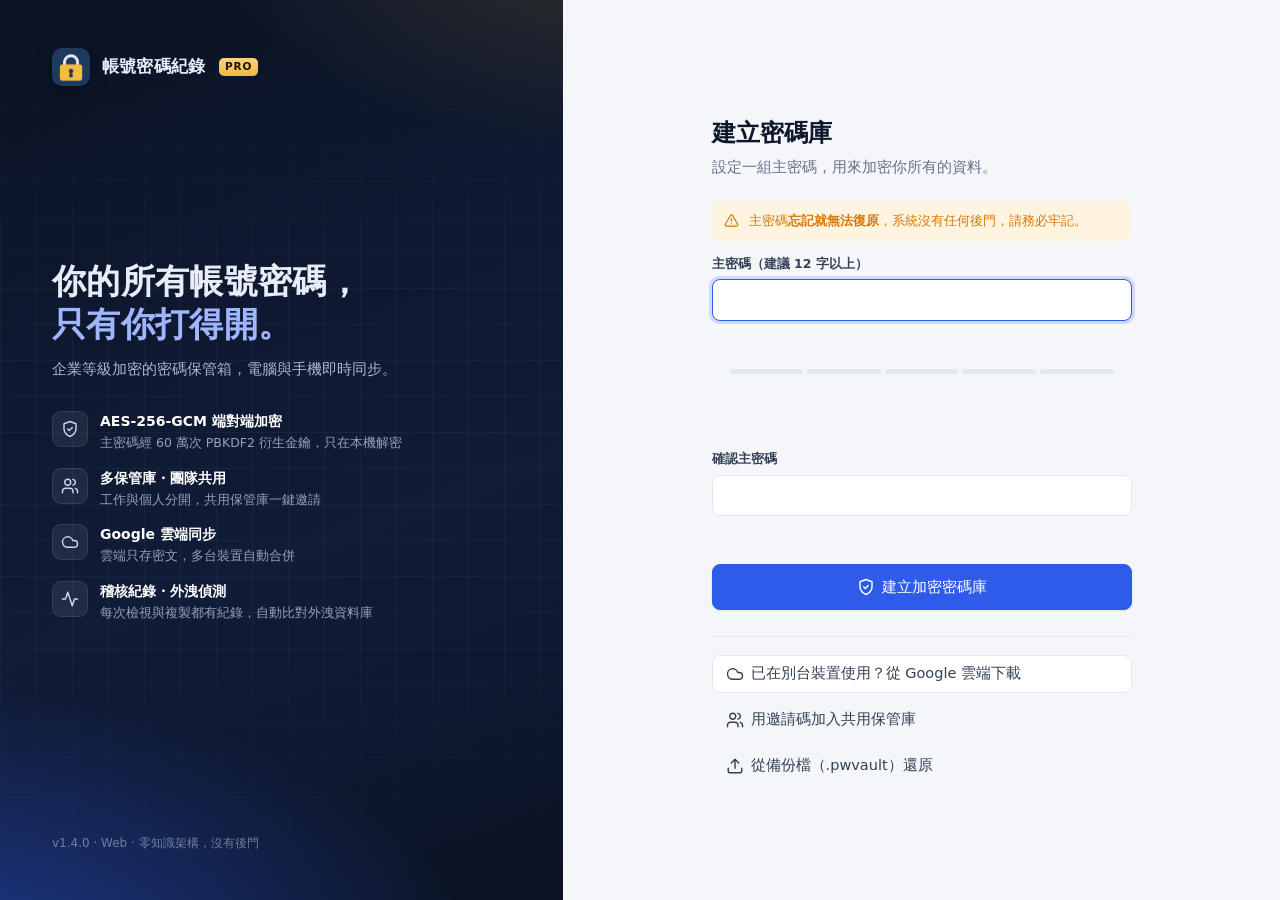
<file: index.html>
<!doctype html>
<html lang="zh-Hant">
<head>
<meta charset="utf-8">
<meta name="viewport" content="width=device-width, initial-scale=1, viewport-fit=cover, interactive-widget=resizes-content">
<meta http-equiv="Content-Security-Policy" content="default-src 'self'; script-src 'self'; style-src 'self' 'unsafe-inline'; img-src 'self' data: blob: https:; connect-src 'self' https://script.google.com https://script.googleusercontent.com https://api.pwnedpasswords.com http://127.0.0.1:* http://localhost:*; object-src 'none'; base-uri 'none'; form-action 'none'">
<meta name="referrer" content="no-referrer">
<meta name="theme-color" content="#1f3a5f">
<meta name="apple-mobile-web-app-capable" content="yes">
<meta name="apple-mobile-web-app-title" content="帳號密碼">
<title>帳號密碼紀錄系統</title>
<link rel="manifest" href="manifest.webmanifest">
<link rel="icon" href="icons/icon-192.png">
<link rel="apple-touch-icon" href="icons/icon-180.png">
<link rel="stylesheet" href="styles.css?v=10">
</head>
<body>
<div id="app"><div class="center muted">載入中…</div></div>
<div id="modal" class="modal hidden"></div>
<div id="toast" class="toast hidden"></div>
<script src="config.js?v=10"></script>
<script src="vendor/qrcode.js?v=10"></script>
<script src="vault.js?v=10"></script>
<script src="app.js?v=10"></script>
</body>
</html>
</file>
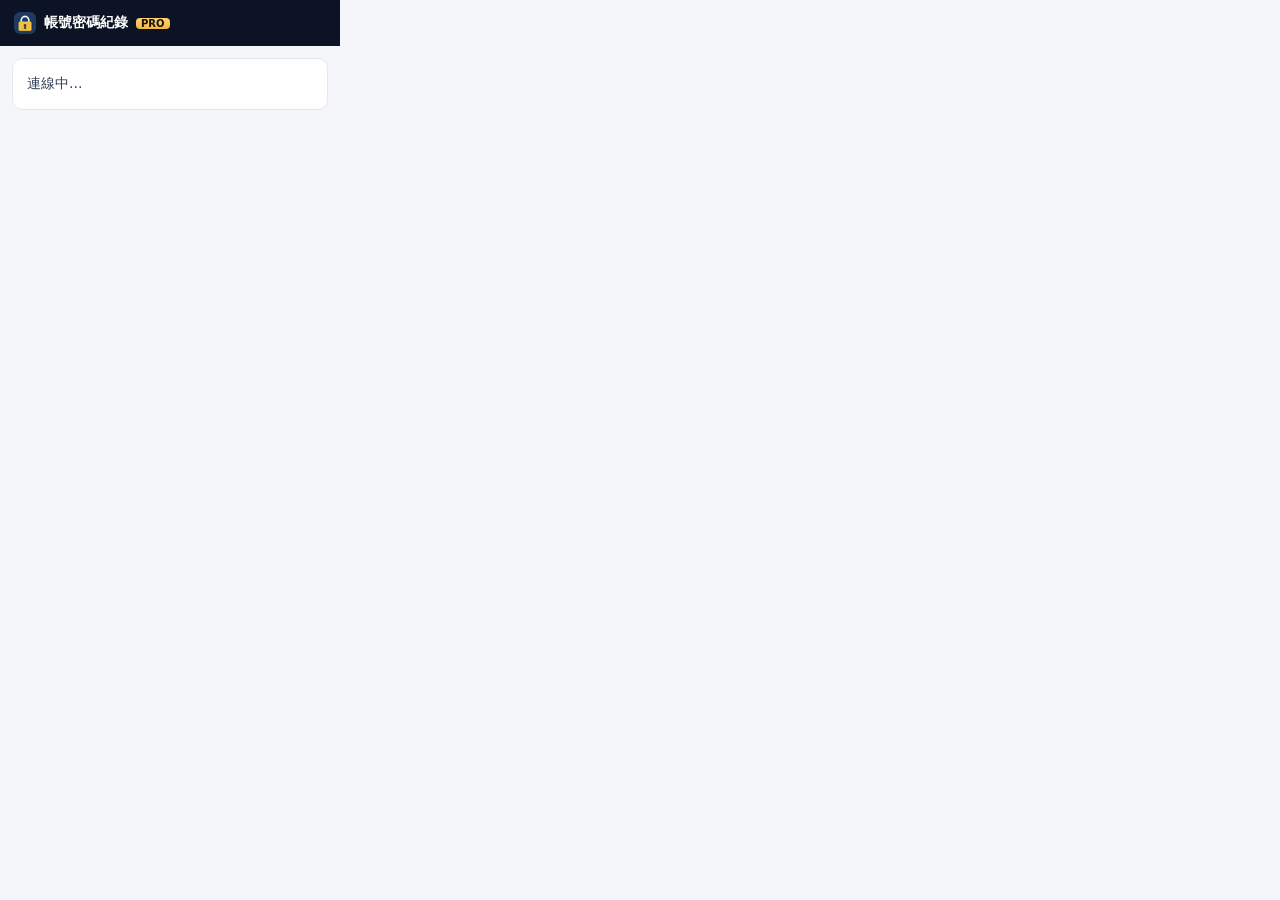
<file: extension/popup.html>
<!doctype html>
<html lang="zh-Hant">
<head>
<meta charset="utf-8">
<title>帳號密碼紀錄 PRO</title>
<style>
  :root { --p: #2f5bea; --line: #e3e8ef; --muted: #64748b; }
  * { box-sizing: border-box; }
  body { margin: 0; width: 340px; font: 13.5px "Microsoft JhengHei UI", "Segoe UI", system-ui, sans-serif; color: #0f172a; background: #f4f6fa; }
  header { display: flex; align-items: center; gap: 8px; padding: 12px 14px; background: #0b1324; color: #fff; font-weight: 700; }
  header img { width: 22px; height: 22px; border-radius: 6px; }
  header b { background: linear-gradient(#ffd27a, #f4b740); color: #1a1300; border-radius: 4px; padding: 0 5px; font-size: 10px; }
  header .v { margin-left: auto; font-weight: 400; font-size: 12px; color: #9fb0cc; }
  main { padding: 12px; }
  .msg { background: #fff; border: 1px solid var(--line); border-radius: 10px; padding: 14px; line-height: 1.6; color: #334155; }
  .code { font: 700 26px Consolas, monospace; letter-spacing: .3em; text-align: center; margin: 10px 0; color: var(--p); }
  button { font: inherit; border: 1px solid var(--line); background: #fff; border-radius: 8px; padding: 7px 12px; cursor: pointer; }
  button.p { background: var(--p); border-color: var(--p); color: #fff; }
  button.sm { padding: 3px 8px; font-size: 12px; }
  input { width: 100%; font: inherit; border: 1px solid var(--line); border-radius: 8px; padding: 8px 10px; }
  .list { margin-top: 10px; background: #fff; border: 1px solid var(--line); border-radius: 10px; max-height: 320px; overflow-y: auto; }
  .it { display: flex; align-items: center; gap: 10px; padding: 9px 10px; border-top: 1px solid #eef1f6; }
  .it:first-child { border-top: 0; }
  .av { width: 28px; height: 28px; border-radius: 7px; background: var(--p); color: #fff; display: grid; place-items: center; font-weight: 700; flex: none; }
  .m { flex: 1; min-width: 0; } .t { font-weight: 600; white-space: nowrap; overflow: hidden; text-overflow: ellipsis; }
  .s { color: var(--muted); font-size: 12px; white-space: nowrap; overflow: hidden; text-overflow: ellipsis; }
  .ops { display: flex; gap: 4px; }
  .lbl { font-size: 12px; color: var(--muted); margin: 12px 2px 6px; }
  .foot { display: flex; gap: 8px; margin-top: 12px; }
  .foot button { flex: 1; }
  .empty { padding: 14px; color: var(--muted); text-align: center; }
</style>
</head>
<body>
<header><img src="icons/32.png" alt="">帳號密碼紀錄 <b>PRO</b><span class="v" id="vault"></span></header>
<main id="main"><div class="msg">連線中…</div></main>
<script src="popup.js"></script>
</body>
</html>
</file>
<file: styles.css>
/* 帳號密碼紀錄 PRO — 企業版介面 */
:root {
  --bg: #f4f6fa; --panel: #ffffff; --subtle: #f8fafc; --line: #e3e8ef; --line-2: #eef1f6;
  --text: #0f172a; --text-2: #334155; --muted: #64748b; --faint: #94a3b8;
  --primary: #2f5bea; --primary-h: #2449c7; --primary-soft: #eaf0ff; --primary-ink: #1d3fae;
  --danger: #dc2626; --danger-soft: #fdecec; --ok: #16a34a; --ok-soft: #e8f7ee; --warn: #d97706; --warn-soft: #fff4e0;
  --gold: #f4b740;
  --side: #0b1324; --side-2: #131d33; --side-line: #1e2a44; --side-text: #c4cee0; --side-muted: #6b7a99;
  --input: #ffffff; --ring: 0 0 0 3px rgba(47, 91, 234, .18);
  --sh-1: 0 1px 2px rgba(15, 23, 42, .06), 0 1px 3px rgba(15, 23, 42, .04);
  --sh-2: 0 10px 30px -8px rgba(15, 23, 42, .18), 0 2px 6px rgba(15, 23, 42, .06);
  --sh-3: 0 24px 60px -12px rgba(15, 23, 42, .35);
  --r: 10px; --r-lg: 14px;
  font-family: "Segoe UI Variable Text", "Segoe UI", "Microsoft JhengHei UI", "Microsoft JhengHei", "PingFang TC", "Noto Sans TC", system-ui, sans-serif;
  color-scheme: light;
}
@media (prefers-color-scheme: dark) {
  :root {
    --bg: #0a0f1c; --panel: #111827; --subtle: #0f1626; --line: #1f2a3d; --line-2: #18223a;
    --text: #e6eaf2; --text-2: #c3cad8; --muted: #8b97ad; --faint: #5d6a82;
    --primary: #5b82ff; --primary-h: #7896ff; --primary-soft: #1a2747; --primary-ink: #a9bcff;
    --danger: #f26b6b; --danger-soft: #3a1717; --ok: #3ccf7a; --ok-soft: #10301f; --warn: #f0a63a; --warn-soft: #36270d;
    --side: #070b16; --side-2: #0f1628; --side-line: #18213a;
    --input: #0d1424; --ring: 0 0 0 3px rgba(91, 130, 255, .25);
    --sh-1: 0 1px 2px rgba(0, 0, 0, .4); --sh-2: 0 12px 32px -8px rgba(0, 0, 0, .6); --sh-3: 0 24px 60px -12px rgba(0, 0, 0, .7);
    color-scheme: dark;
  }
}
* { box-sizing: border-box; }
html, body { margin: 0; height: 100%; background: var(--bg); color: var(--text); }
body { font-size: 14.5px; line-height: 1.5; -webkit-text-size-adjust: 100%; -webkit-font-smoothing: antialiased; }
button, input, select, textarea { font: inherit; color: inherit; }
a { color: var(--primary); text-decoration: none; }
a:hover { text-decoration: underline; }
.hidden { display: none !important; }
.muted { color: var(--muted); }
.center { display: flex; align-items: center; justify-content: center; min-height: 100vh; padding: 16px; }
.mono { font-family: "Cascadia Mono", Consolas, "SF Mono", Menlo, monospace; letter-spacing: .02em; }
svg.i { width: 18px; height: 18px; flex: none; stroke: currentColor; fill: none; stroke-width: 1.9; stroke-linecap: round; stroke-linejoin: round; vertical-align: -4px; }
svg.i.sm { width: 15px; height: 15px; vertical-align: -3px; }
svg.i.lg { width: 22px; height: 22px; }

/* 按鈕 */
button { cursor: pointer; display: inline-flex; align-items: center; justify-content: center; gap: 7px; border: 1px solid var(--line); background: var(--panel); color: var(--text-2); border-radius: 8px; padding: 7px 13px; font-weight: 500; transition: background .15s, border-color .15s, color .15s, box-shadow .15s; box-shadow: var(--sh-1); white-space: nowrap; }
button:hover { border-color: #c9d2e0; background: var(--subtle); color: var(--text); }
button:focus-visible { outline: none; box-shadow: var(--ring); }
button.primary { background: var(--primary); border-color: var(--primary); color: #fff; }
button.primary:hover { background: var(--primary-h); border-color: var(--primary-h); color: #fff; }
button.danger { color: var(--danger); }
button.danger:hover { background: var(--danger-soft); border-color: transparent; }
button.danger-solid { background: var(--danger); border-color: var(--danger); color: #fff; }
button.ghost { background: transparent; border-color: transparent; box-shadow: none; }
button.ghost:hover { background: var(--line-2); }
button.icon { padding: 7px; width: 34px; height: 34px; }
button:disabled { opacity: .55; cursor: default; }
@media (prefers-color-scheme: dark) { button:hover { border-color: #2b3953; } }

/* 表單 */
input, select, textarea { background: var(--input); border: 1px solid var(--line); border-radius: 8px; padding: 9px 12px; width: 100%; transition: border-color .15s, box-shadow .15s; }
input::placeholder, textarea::placeholder { color: var(--faint); }
input:focus, select:focus, textarea:focus { outline: none; border-color: var(--primary); box-shadow: var(--ring); }
textarea { min-height: 96px; resize: vertical; }
label.f { display: block; margin: 14px 0 6px; font-size: 12.5px; font-weight: 600; color: var(--text-2); }
.row { display: flex; gap: 6px; align-items: center; }
.row > input { flex: 1; min-width: 0; }
.check { display: flex; gap: 8px; align-items: center; margin: 6px 0; cursor: pointer; color: var(--text-2); }
.check input { width: 16px; height: 16px; accent-color: var(--primary); }
.err { color: var(--danger); min-height: 1.5em; margin-top: 10px; font-size: 13px; }
.input-icon { position: relative; flex: 1; min-width: 0; }
.input-icon > svg { position: absolute; left: 11px; top: 50%; transform: translateY(-50%); color: var(--faint); pointer-events: none; }
.input-icon > input { padding-left: 36px; }

/* 強度條：五格 */
.meter { display: grid; grid-template-columns: repeat(5, 1fr); gap: 4px; margin-top: 8px; }
.meter i { height: 5px; border-radius: 3px; background: var(--line); }
.meter.s0 i:nth-child(-n+1), .meter.s1 i:nth-child(-n+2) { background: var(--danger); }
.meter.s2 i:nth-child(-n+3) { background: var(--warn); }
.meter.s3 i:nth-child(-n+4), .meter.s4 i { background: var(--ok); }
.meter.empty i { background: var(--line) !important; }
.sl { font-size: 12px; margin-top: 5px; min-height: 1.4em; color: var(--muted); }
.s0, .s1 { color: var(--danger); } .s2 { color: var(--warn); } .s3, .s4 { color: var(--ok); }

/* ===== 解鎖 / 建立 ===== */
.auth { display: grid; grid-template-columns: minmax(340px, 44%) 1fr; min-height: 100vh; min-height: 100dvh; }
.auth-brand { position: relative; overflow: hidden; color: #e7ecf7; padding: 48px 52px; display: flex; flex-direction: column;
  background: radial-gradient(900px 500px at -10% 110%, rgba(47, 91, 234, .55), transparent 60%), radial-gradient(700px 400px at 110% -10%, rgba(244, 183, 64, .18), transparent 60%), linear-gradient(160deg, #0b1324, #101c38 60%, #0b1324); }
.auth-brand::after { content: ""; position: absolute; inset: 0; background-image: linear-gradient(rgba(255, 255, 255, .035) 1px, transparent 1px), linear-gradient(90deg, rgba(255, 255, 255, .035) 1px, transparent 1px); background-size: 36px 36px; mask-image: linear-gradient(180deg, transparent, #000 30%, #000 70%, transparent); pointer-events: none; }
.logo { display: flex; align-items: center; gap: 12px; font-weight: 700; font-size: 17px; letter-spacing: .01em; position: relative; z-index: 1; }
.logo img { width: 38px; height: 38px; border-radius: 10px; box-shadow: 0 6px 18px rgba(0, 0, 0, .35); }
.pro { display: inline-block; font-size: 10.5px; font-weight: 800; letter-spacing: .08em; color: #1a1300; background: linear-gradient(180deg, #ffd27a, var(--gold)); border-radius: 5px; padding: 1px 6px; margin-left: 2px; vertical-align: 2px; }
.auth-brand h1 { font-size: 34px; line-height: 1.25; margin: auto 0 14px; font-weight: 700; position: relative; z-index: 1; letter-spacing: .01em; }
.auth-brand h1 span { color: #9fb6ff; }
.auth-brand p.lead { color: #aab6cf; margin: 0 0 30px; max-width: 420px; position: relative; z-index: 1; }
.feats { display: grid; gap: 14px; margin-bottom: auto; position: relative; z-index: 1; }
.feat { display: flex; gap: 12px; align-items: flex-start; }
.feat .fi { width: 36px; height: 36px; border-radius: 9px; display: grid; place-items: center; background: rgba(255, 255, 255, .07); border: 1px solid rgba(255, 255, 255, .09); color: #c9d6ff; flex: none; }
.feat b { display: block; font-size: 14px; color: #fff; }
.feat small { color: #93a1bd; font-size: 12.5px; }
.auth-foot { margin-top: 36px; font-size: 12px; color: #6f7f9f; position: relative; z-index: 1; }
.auth-main { display: flex; align-items: center; justify-content: center; padding: 32px 20px; }
.auth-card { width: min(420px, 100%); }
.auth-card h2 { margin: 0 0 6px; font-size: 24px; font-weight: 700; }
.auth-card .sub { color: var(--muted); margin-bottom: 22px; }
.auth-card button.primary.block { width: 100%; margin-top: 18px; padding: 11px; font-size: 15px; }
.auth-alt { margin-top: 26px; padding-top: 18px; border-top: 1px solid var(--line); display: grid; gap: 8px; }
.auth-alt button { justify-content: flex-start; width: 100%; box-shadow: none; }
.notice { display: flex; gap: 10px; padding: 10px 12px; border-radius: 9px; background: var(--warn-soft); color: var(--warn); font-size: 13px; margin-bottom: 4px; }
.notice svg { margin-top: 2px; }

/* ===== 主畫面 ===== */
.shell { display: grid; grid-template-columns: 236px clamp(280px, 24vw, 420px) 1fr; height: 100vh; height: 100dvh; }
@media (min-width: 1800px) { .shell { grid-template-columns: 260px clamp(320px, 22vw, 460px) 1fr; } body { font-size: 15px; } }
.side { background: var(--side); color: var(--side-text); overflow: hidden; padding: 16px 12px 12px; display: flex; flex-direction: column; border-right: 1px solid var(--side-line); min-height: 0; }
.side .logo { padding: 2px 8px 14px; color: #fff; font-size: 14.5px; gap: 10px; white-space: nowrap; }
.side .nav { flex: 1; min-height: 0; overflow-y: auto; margin: 0 -12px; padding: 0 12px 12px; scrollbar-width: thin; scrollbar-color: var(--side-line) transparent; }
.side .nav a.on::before { left: -12px; }
.side .logo img { width: 32px; height: 32px; }
.side h4 { margin: 18px 10px 6px; font-size: 11px; color: var(--side-muted); font-weight: 700; letter-spacing: .08em; text-transform: uppercase; }
.side a { position: relative; display: flex; align-items: center; gap: 10px; padding: 7px 10px; border-radius: 8px; color: inherit; text-decoration: none; cursor: pointer; font-size: 14px; }
.side a .lbl { flex: 1; min-width: 0; overflow: hidden; text-overflow: ellipsis; white-space: nowrap; }
.side a svg { color: var(--side-muted); }
.side a:hover { background: var(--side-2); color: #fff; }
.side a.on { background: linear-gradient(90deg, rgba(91, 130, 255, .22), rgba(91, 130, 255, .08)); color: #fff; }
.side a.on::before { content: ""; position: absolute; left: -12px; top: 7px; bottom: 7px; width: 3px; border-radius: 0 3px 3px 0; background: #6d8dff; }
.side a.on svg { color: #9fb6ff; }
.side a .n { font-size: 11.5px; color: var(--side-muted); background: rgba(255, 255, 255, .05); border-radius: 99px; padding: 0 8px; min-width: 24px; text-align: center; line-height: 19px; }
.side a.bad .n { background: rgba(242, 107, 107, .18); color: #ffb0b0; }
.side .grow { flex: 1; min-height: 16px; }
.side .sync { margin: 0 0 10px; border: 1px solid var(--side-line); background: var(--side-2); font-size: 13px; }
.side .sync .dot { width: 8px; height: 8px; border-radius: 50%; background: var(--ok); box-shadow: 0 0 0 3px rgba(60, 207, 122, .18); flex: none; }
.side .sync.busy .dot { background: #6d8dff; box-shadow: 0 0 0 3px rgba(109, 141, 255, .2); animation: pulse 1s infinite alternate; }
.side .sync.bad .dot, .side .sync.bad { color: #ffb0b0; }
.side .sync.bad .dot { background: #f26b6b; box-shadow: 0 0 0 3px rgba(242, 107, 107, .2); }
.side .sync.off .dot { background: var(--side-muted); box-shadow: none; }
.side .sync.wait .dot { background: var(--gold); box-shadow: 0 0 0 3px rgba(244, 183, 64, .2); }
@keyframes pulse { to { opacity: .35; } }
.side .tools { display: grid; gap: 2px; border-top: 1px solid var(--side-line); padding-top: 10px; }
.side .tools a { font-size: 13.5px; }

.list { background: var(--panel); border-right: 1px solid var(--line); display: flex; flex-direction: column; min-height: 0; }
.list .top { padding: 14px 14px 10px; display: flex; gap: 8px; align-items: center; }
.list .bar { display: flex; align-items: center; justify-content: space-between; padding: 0 16px 8px; font-size: 12px; color: var(--muted); border-bottom: 1px solid var(--line); }
.list .bar b { color: var(--text-2); font-weight: 600; }
.list .bar select { width: auto; padding: 3px 24px 3px 8px; font-size: 12px; border-radius: 6px; background-color: var(--subtle); }
.list .items { overflow-y: auto; flex: 1; padding: 6px 8px 16px; }
.item { display: flex; gap: 12px; align-items: center; padding: 9px 10px; border-radius: 9px; cursor: pointer; border: 1px solid transparent; margin-bottom: 2px; }
.item:hover { background: var(--subtle); }
.item.on { background: var(--primary-soft); border-color: rgba(47, 91, 234, .18); }
.av { width: 36px; height: 36px; border-radius: 9px; display: grid; place-items: center; color: #fff; font-weight: 700; flex: none; font-size: 15px; box-shadow: inset 0 0 0 1px rgba(255, 255, 255, .15); }
.item .meta { min-width: 0; flex: 1; }
.item .t { font-weight: 600; white-space: nowrap; overflow: hidden; text-overflow: ellipsis; color: var(--text); }
.item .s { font-size: 12.5px; color: var(--muted); white-space: nowrap; overflow: hidden; text-overflow: ellipsis; }
.item .star { color: var(--gold); display: flex; }
.item .star svg { fill: var(--gold); }
.side a kbd { background: rgba(255, 255, 255, .06); border-color: var(--side-line); color: var(--side-muted); }
.list .top .input-icon { flex: 1; }
.item .flag { width: 7px; height: 7px; border-radius: 50%; background: var(--danger); flex: none; }
.empty { padding: 40px 18px; text-align: center; color: var(--muted); }
.empty .ei { width: 52px; height: 52px; margin: 0 auto 12px; border-radius: 14px; display: grid; place-items: center; background: var(--primary-soft); color: var(--primary); }

.detail { overflow-y: auto; min-width: 0; background: var(--bg); }
.dwrap { padding: 22px 28px 48px; }
/* 內容卡片：寬螢幕自動分兩欄（像報紙一樣由上往下排），窄螢幕單欄 */
.dcols { columns: 2 400px; column-gap: 14px; margin-top: 14px; }
.dcols > .card { break-inside: avoid; margin: 0 0 14px; display: block; width: 100%; }
.hero { display: flex; gap: 16px; align-items: center; background: var(--panel); border: 1px solid var(--line); border-radius: var(--r-lg); padding: 18px 20px; box-shadow: var(--sh-1); }
.hero .av { width: 54px; height: 54px; border-radius: 13px; font-size: 22px; }
.hero .ht { flex: 1; min-width: 0; }
.hero h2 { margin: 0; font-size: 20px; font-weight: 700; overflow-wrap: anywhere; }
.hero .hs { color: var(--muted); font-size: 13px; display: flex; gap: 8px; flex-wrap: wrap; align-items: center; margin-top: 2px; }
.hero .acts { display: flex; gap: 6px; flex-wrap: wrap; justify-content: flex-end; }
.fav-on { color: var(--gold) !important; }
.fav-on svg { fill: var(--gold); }
.card { background: var(--panel); border: 1px solid var(--line); border-radius: var(--r-lg); margin-top: 14px; box-shadow: var(--sh-1); overflow: hidden; }
.card > h3 { margin: 0; padding: 12px 18px; font-size: 12px; font-weight: 700; letter-spacing: .06em; color: var(--muted); text-transform: uppercase; border-bottom: 1px solid var(--line-2); display: flex; align-items: center; gap: 8px; background: var(--subtle); }
.card .cb { padding: 4px 18px 16px; }
.fr { display: grid; grid-template-columns: 110px 1fr auto; gap: 12px; align-items: center; padding: 12px 18px; border-bottom: 1px solid var(--line-2); }
.fr:last-child { border-bottom: 0; }
.fr .k { font-size: 12.5px; color: var(--muted); display: flex; align-items: center; gap: 7px; font-weight: 500; }
.fr .val { min-width: 0; overflow-wrap: anywhere; white-space: pre-wrap; color: var(--text); }
.fr .ops { display: flex; gap: 2px; }
.fr .ops button { color: var(--muted); }
.fr .ops button:hover { color: var(--primary); }
.chips { display: flex; flex-wrap: wrap; gap: 6px; }
.chip { display: inline-flex; align-items: center; gap: 5px; background: var(--primary-soft); color: var(--primary-ink); border-radius: 6px; padding: 2px 9px; font-size: 12.5px; cursor: pointer; font-weight: 500; }
.chip:hover { filter: brightness(.96); }
.badge { display: inline-flex; align-items: center; gap: 5px; border-radius: 99px; padding: 1px 9px; font-size: 12px; font-weight: 600; }
.badge.ok { background: var(--ok-soft); color: var(--ok); } .badge.warn { background: var(--warn-soft); color: var(--warn); } .badge.bad { background: var(--danger-soft); color: var(--danger); }
.metaline { display: flex; gap: 18px; flex-wrap: wrap; color: var(--muted); font-size: 12.5px; margin-top: 14px; padding: 0 4px; }
.metaline span { display: inline-flex; align-items: center; gap: 6px; }
.hist-row { display: flex; align-items: center; gap: 10px; padding: 9px 18px; border-top: 1px solid var(--line-2); font-size: 13px; }
.hist-row .when { color: var(--muted); width: 140px; flex: none; }
.hist-row .val { flex: 1; }
details.card summary { list-style: none; cursor: pointer; padding: 12px 18px; font-size: 12px; font-weight: 700; letter-spacing: .06em; color: var(--muted); text-transform: uppercase; display: flex; gap: 8px; align-items: center; background: var(--subtle); }
details.card summary::-webkit-details-marker { display: none; }
.dangerzone { margin-top: 18px; display: flex; justify-content: flex-end; }

/* 總覽 */
.overview h1 { font-size: 22px; margin: 4px 0 2px; }
.overview .sub { color: var(--muted); margin-bottom: 18px; }
.kpis { display: grid; grid-template-columns: repeat(auto-fit, minmax(150px, 1fr)); gap: 12px; }
.kpi { background: var(--panel); border: 1px solid var(--line); border-radius: var(--r-lg); padding: 16px; box-shadow: var(--sh-1); cursor: pointer; transition: border-color .15s, transform .15s; }
.kpi:hover { border-color: var(--primary); transform: translateY(-1px); }
.kpi .kh { display: flex; align-items: center; justify-content: space-between; color: var(--muted); font-size: 12.5px; font-weight: 600; }
.kpi .kh span.ic { width: 30px; height: 30px; border-radius: 8px; display: grid; place-items: center; background: var(--primary-soft); color: var(--primary); }
.kpi.bad .kh span.ic { background: var(--danger-soft); color: var(--danger); }
.kpi.gold .kh span.ic { background: var(--warn-soft); color: var(--warn); }
.kpi .kv { font-size: 28px; font-weight: 700; margin-top: 8px; line-height: 1.1; }
.health { display: flex; gap: 20px; align-items: center; padding: 18px 20px; }
.ring { --p: 0; width: 92px; height: 92px; border-radius: 50%; flex: none; display: grid; place-items: center; background: conic-gradient(var(--rc, var(--ok)) calc(var(--p) * 1%), var(--line) 0); }
.ring > div { width: 74px; height: 74px; border-radius: 50%; background: var(--panel); display: grid; place-items: center; font-weight: 800; font-size: 22px; }
.health h4 { margin: 0 0 4px; font-size: 15px; }
.health p { margin: 0; color: var(--muted); font-size: 13px; }
.keys { display: flex; flex-wrap: wrap; gap: 8px 16px; color: var(--muted); font-size: 12.5px; padding: 14px 18px; }
kbd { font-family: inherit; font-size: 11.5px; background: var(--subtle); border: 1px solid var(--line); border-bottom-width: 2px; border-radius: 5px; padding: 0 6px; color: var(--text-2); }

/* 編輯 */
.form-grid { display: grid; grid-template-columns: 1fr 1fr; gap: 0 16px; }
.form-grid .full { grid-column: 1 / -1; }
.formbar { position: sticky; bottom: 0; display: flex; gap: 8px; justify-content: flex-end; padding: 14px 0 4px; background: linear-gradient(transparent, var(--bg) 30%); margin-top: 8px; }
.back { display: none; }

/* 視窗 */
.modal { position: fixed; inset: 0; background: rgba(8, 12, 24, .5); backdrop-filter: blur(3px); display: flex; align-items: center; justify-content: center; z-index: 50; padding: 16px; animation: fade .15s; }
@keyframes fade { from { opacity: 0; } }
.dialog { background: var(--panel); border: 1px solid var(--line); border-radius: 16px; box-shadow: var(--sh-3); width: min(560px, 100%); max-height: calc(100vh - 32px); overflow-y: auto; padding: 0 24px; animation: pop .18s ease-out; }
@keyframes pop { from { transform: translateY(8px) scale(.98); opacity: 0; } }
.dialog > h3 { margin: 0 -24px 14px; padding: 18px 24px 14px; font-size: 16.5px; border-bottom: 1px solid var(--line-2); display: flex; align-items: center; gap: 10px; }
.dialog > h3 .hi { width: 32px; height: 32px; border-radius: 9px; display: grid; place-items: center; background: var(--primary-soft); color: var(--primary); }
.dialog > h3 .hi.bad { background: var(--danger-soft); color: var(--danger); }
.dialog .btns { display: flex; justify-content: flex-end; gap: 8px; flex-wrap: wrap; margin: 20px -24px 0; padding: 14px 24px; border-top: 1px solid var(--line-2); background: var(--subtle); position: sticky; bottom: 0; }
.dialog .gen-out { font-size: 21px; padding: 16px; background: var(--subtle); border: 1px dashed var(--line); border-radius: 10px; overflow-wrap: anywhere; min-height: 60px; text-align: center; color: var(--text); }
.dialog section { border: 1px solid var(--line); border-radius: 12px; padding: 14px 16px; margin-top: 12px; }
.dialog section h4 { margin: 0 0 4px; font-size: 14px; display: flex; align-items: center; gap: 8px; }
.dialog section h4 svg { color: var(--primary); }
.dialog section .desc { color: var(--muted); font-size: 12.5px; margin-bottom: 10px; }
.dialog .grid2 { display: grid; grid-template-columns: 1fr 1fr; gap: 4px 16px; }
.dialog p { color: var(--text-2); }
input[type=range] { padding: 0; accent-color: var(--primary); border: 0; box-shadow: none; }

.toast { position: fixed; left: 50%; bottom: 26px; transform: translateX(-50%); background: #0f172a; color: #fff; padding: 10px 18px; border-radius: 10px; z-index: 60; box-shadow: var(--sh-2); max-width: calc(100vw - 32px); display: flex; gap: 9px; align-items: center; font-size: 13.5px; border: 1px solid rgba(255, 255, 255, .08); animation: pop .2s; }
.toast::before { content: ""; width: 8px; height: 8px; border-radius: 50%; background: var(--ok); flex: none; }
.toast.bad::before { background: #f26b6b; }

/* ===== PRO 功能元件 ===== */
svg.i.flip { transform: rotate(180deg); }
.badge.plain { background: var(--line-2); color: var(--text-2); }
.vswitch { width: 100%; justify-content: flex-start; background: var(--side-2); border: 1px solid var(--side-line); color: #fff; box-shadow: none; margin-bottom: 12px; padding: 8px 10px; }
.vswitch:hover { background: #1a2540; color: #fff; border-color: #2b3a5c; }
.vswitch .lbl { flex: 1; text-align: left; overflow: hidden; text-overflow: ellipsis; }
.vswitch svg { color: var(--side-muted); }
.vdot { width: 10px; height: 10px; border-radius: 3px; flex: none; }
.vtag { font-size: 10.5px; background: rgba(244, 183, 64, .18); color: var(--gold); border-radius: 4px; padding: 0 5px; font-weight: 700; }
.vlist { display: grid; gap: 6px; }
.vlist button { justify-content: flex-start; padding: 11px 12px; box-shadow: none; }
.vlist button .lbl { flex: 1; text-align: left; }
.vlist button.on { border-color: var(--primary); background: var(--primary-soft); color: var(--primary-ink); }
.vpick { margin-bottom: 18px; }
.bio-btn { margin-top: 10px; padding: 11px; width: 100%; }

.list .bar .mbtns { display: flex; gap: 4px; align-items: center; }
.list .bar .mbtns button { padding: 3px 8px; font-size: 12px; box-shadow: none; gap: 4px; }
.list .bar.multi { background: var(--primary-soft); color: var(--primary-ink); padding-top: 8px; flex-wrap: wrap; gap: 6px; }
.item .ck { color: var(--muted); display: flex; }
.item.picked { background: var(--primary-soft); border-color: rgba(47, 91, 234, .25); }
.item.picked .ck { color: var(--primary); }
.item .clipc { color: var(--faint); display: flex; }
.av svg { width: 19px; height: 19px; }
.hero .av svg { width: 26px; height: 26px; }

.card > h3 .h3btn { margin-left: auto; padding: 2px 8px; font-size: 12px; text-transform: none; letter-spacing: 0; }
.fr.link { cursor: pointer; }
.fr.link:hover { background: var(--subtle); }
.fr.att .val a { font-weight: 500; }
.notebody { padding: 14px 18px; white-space: pre-wrap; overflow-wrap: anywhere; font-size: 15px; min-height: 60px; }
.grid-2 { display: grid; grid-template-columns: 1fr 1fr; gap: 0 14px; }
.health .hbtns { display: grid; gap: 8px; }

.cfrow { display: grid; grid-template-columns: 1fr 1.4fr auto auto; gap: 8px; align-items: center; margin-top: 10px; }
.cfrow .check { margin: 0; font-size: 12.5px; white-space: nowrap; }

.tpick { display: grid; grid-template-columns: repeat(3, 1fr); gap: 10px; }
.tpick button { flex-direction: column; padding: 18px 8px; gap: 8px; font-size: 14px; box-shadow: none; }
.tpick button:hover { border-color: var(--primary); background: var(--primary-soft); color: var(--primary-ink); }
.tpick .ti { width: 44px; height: 44px; border-radius: 12px; display: grid; place-items: center; background: var(--primary-soft); color: var(--primary); }

.dialog.wide { width: min(780px, 100%); }
.tabs { display: flex; gap: 4px; border-bottom: 1px solid var(--line); margin: -4px 0 4px; overflow-x: auto; }
.tabs button { border: 0; border-bottom: 2px solid transparent; border-radius: 0; box-shadow: none; background: none; padding: 9px 12px; color: var(--muted); }
.tabs button.on { color: var(--primary); border-bottom-color: var(--primary); }
.imgprev { background: var(--subtle); border-radius: 10px; display: grid; place-items: center; padding: 10px; }
.imgprev img { max-width: 100%; max-height: 62vh; border-radius: 6px; }
.prog { height: 8px; background: var(--line); border-radius: 4px; overflow: hidden; margin-top: 14px; }
.prog i { display: block; height: 100%; width: 0; background: var(--primary); transition: width .2s; }
.audit { margin-top: 12px; max-height: 52vh; overflow: auto; border: 1px solid var(--line); border-radius: 10px; }
.audit table { width: 100%; border-collapse: collapse; font-size: 13px; }
.audit th { position: sticky; top: 0; background: var(--subtle); text-align: left; font-size: 12px; color: var(--muted); padding: 8px 10px; border-bottom: 1px solid var(--line); }
.audit td { padding: 7px 10px; border-bottom: 1px solid var(--line-2); vertical-align: top; }
.audit tr.warnrow td { color: var(--danger); }

.palette-wrap { position: fixed; inset: 0; z-index: 70; background: rgba(8, 12, 24, .45); backdrop-filter: blur(3px); display: flex; justify-content: center; align-items: flex-start; padding: 12vh 16px 16px; animation: fade .12s; }
.palette { width: min(640px, 100%); background: var(--panel); border: 1px solid var(--line); border-radius: 16px; box-shadow: var(--sh-3); overflow: hidden; animation: pop .15s; }
.palette .pin { display: flex; align-items: center; gap: 10px; padding: 14px 18px; border-bottom: 1px solid var(--line-2); color: var(--muted); }
.palette .pin input { border: 0; box-shadow: none !important; padding: 4px 0; font-size: 17px; background: transparent; }
.palette .plist { max-height: 50vh; overflow-y: auto; padding: 6px; }
.prow { display: flex; align-items: center; gap: 12px; padding: 9px 12px; border-radius: 10px; cursor: pointer; }
.prow .meta { flex: 1; min-width: 0; }
.prow .t { font-weight: 600; } .prow .s { font-size: 12.5px; color: var(--muted); white-space: nowrap; overflow: hidden; text-overflow: ellipsis; }
.prow.on { background: var(--primary-soft); }
.ptype { font-size: 11.5px; color: var(--muted); }
.palette .pfoot { display: flex; gap: 14px; flex-wrap: wrap; padding: 10px 16px; border-top: 1px solid var(--line-2); background: var(--subtle); font-size: 12px; color: var(--muted); }

/* 網站圖示：疊在字母頭像上，載入失敗會被移除 */
.av { position: relative; overflow: hidden; }
.av img.fav { position: absolute; inset: 0; width: 100%; height: 100%; object-fit: contain; padding: 6px; background: #fff; }
/* 切到背景時模糊（App 切換畫面不露出內容） */
body.privacy #app, body.privacy #modal { filter: blur(18px); }
.qrbox { background: #fff; border-radius: 12px; padding: 12px; width: min(320px, 100%); margin: 0 auto; }
.qrbox svg { width: 100%; height: auto; display: block; }

/* 平板 */
@media (max-width: 1100px) {
  .shell { grid-template-columns: 210px minmax(250px, 320px) 1fr; }
  .form-grid { grid-template-columns: 1fr; }
  .fr { grid-template-columns: 90px 1fr auto; }
}
/* 手機：單欄 */
/* 手機（直向），以及橫向拿的手機（寬但很矮） */
@media (max-width: 760px), (pointer: coarse) and (max-height: 500px) {
  .list .top .menu-btn { display: inline-flex !important; }
  .auth { grid-template-columns: 1fr; }
  .auth-brand { padding: 28px 22px 24px; padding-top: max(28px, env(safe-area-inset-top)); }
  .auth-brand h1 { font-size: 24px; margin-top: 22px; }
  .auth-brand p.lead { margin-bottom: 0; }
  .feats, .auth-foot { display: none; }
  .auth-main { align-items: flex-start; padding-top: 26px; }
  .shell { grid-template-columns: 1fr; }
  .side { display: none; }
  .shell.side-open .side { display: flex; position: fixed; inset: 0 22% 0 0; z-index: 40; box-shadow: var(--sh-3); padding-top: max(16px, env(safe-area-inset-top)); }
  .shell .detail { display: none; }
  .shell.show-detail .list { display: none; }
  .shell.show-detail .detail { display: block; }
  .dwrap { padding: 12px 14px 40px; padding-top: max(12px, env(safe-area-inset-top)); }
  .back { display: inline-flex; }
  .list .top { padding-top: max(14px, env(safe-area-inset-top)); }
  .hero { flex-wrap: wrap; padding: 14px; }
  .hero .acts { width: 100%; justify-content: flex-start; }
  .fr { grid-template-columns: 1fr auto; gap: 2px 8px; padding: 10px 14px; }
  .fr .k { grid-column: 1 / -1; }
  .hist-row .when { width: auto; }
  .dialog .grid2 { grid-template-columns: 1fr; }
  /* 手機：對話框改成貼齊螢幕的全版面（底部上滑），不留邊、不超出 */
  .modal { padding: 0; align-items: flex-end; }
  .dialog, .dialog.wide { width: 100%; max-height: 100vh; max-height: 100dvh; border-radius: 18px 18px 0 0; padding: 0 16px; border-left: 0; border-right: 0; border-bottom: 0;
    animation: sheet .22s ease-out; }
  .dialog.wide { height: 100vh; height: 100dvh; border-radius: 0; padding-top: env(safe-area-inset-top); }
  .dialog > h3 { margin: 0 -16px 12px; padding: 16px; }
  .dialog .btns { margin: 16px -16px 0; padding: 12px 16px calc(12px + env(safe-area-inset-bottom)); }
  .dialog .btns button { flex: 1; }
  .tabs { display: grid; grid-template-columns: repeat(4, 1fr); gap: 0; }
  .tabs button { padding: 10px 2px; font-size: 13px; white-space: normal; line-height: 1.25; }
  .dialog section { padding: 12px; }
  .audit { max-height: none; }
  .palette-wrap { padding: 0; align-items: stretch; }
  .palette { border-radius: 0; border: 0; height: 100vh; height: 100dvh; display: flex; flex-direction: column; padding-top: env(safe-area-inset-top); }
  .palette .plist { max-height: none; flex: 1; }
  .palette .pfoot { display: none; }
  .list .items { padding-bottom: calc(16px + env(safe-area-inset-bottom)); }
  .dwrap { padding-bottom: calc(40px + env(safe-area-inset-bottom)); padding-left: max(14px, env(safe-area-inset-left)); padding-right: max(14px, env(safe-area-inset-right)); }
  .formbar { padding-bottom: calc(8px + env(safe-area-inset-bottom)); }
  .formbar button { flex: 1; }
  .toast { bottom: calc(20px + env(safe-area-inset-bottom)); }
  .hero .av { width: 46px; height: 46px; font-size: 19px; }
  .hero h2 { font-size: 18px; }
  .kpis { grid-template-columns: repeat(2, 1fr); }
  .kpi .kv { font-size: 24px; }
  .grid-2 { grid-template-columns: 1fr; }
  .tpick { grid-template-columns: repeat(2, 1fr); }
  .cfrow { grid-template-columns: 1fr 1fr; }
  .health { flex-wrap: wrap; }
}
.menu-btn { display: none !important; }
@keyframes sheet { from { transform: translateY(40px); opacity: 0; } }
/* 觸控裝置：輸入框至少 16px，iPhone 才不會點進去就自動放大整頁 */
@media (pointer: coarse), (max-width: 760px) {
  input, select, textarea { font-size: 16px; }
  .list .bar select { font-size: 14px; }
  html, body { overflow-x: hidden; }
}
</file>
